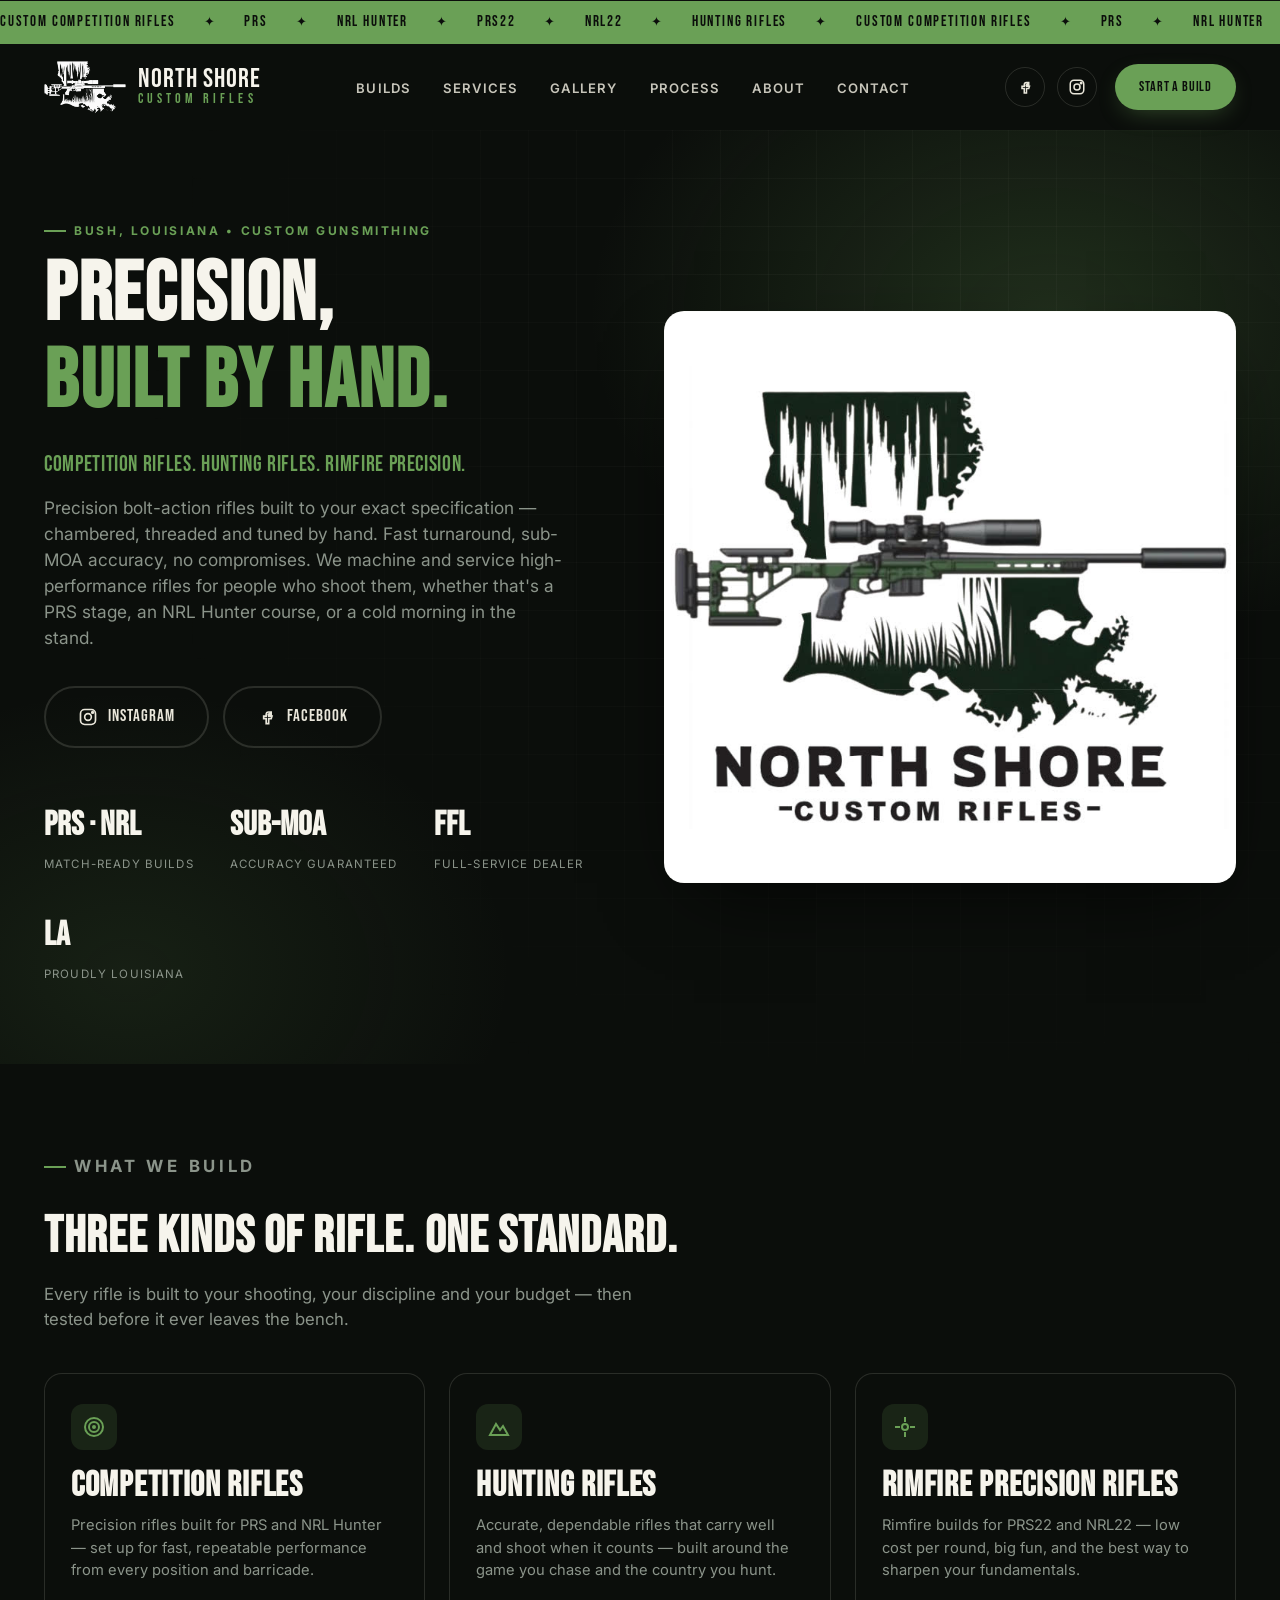
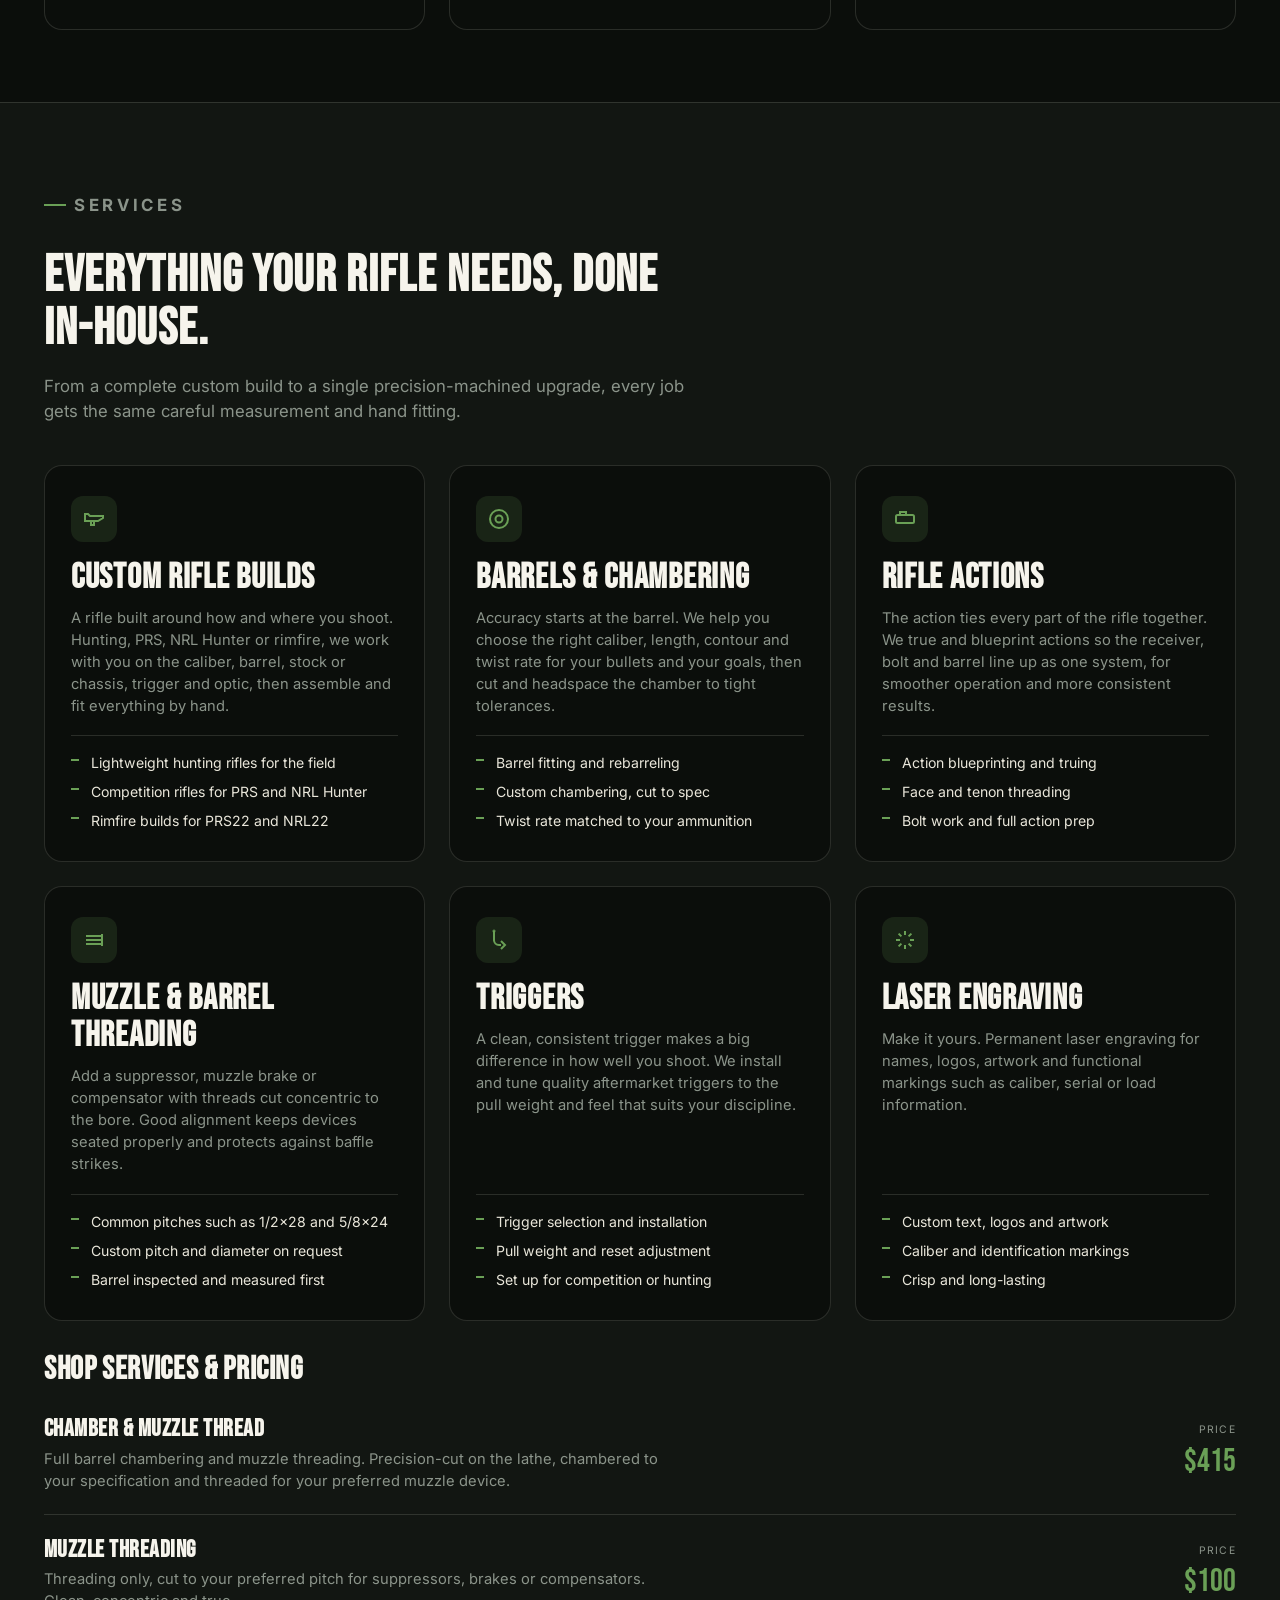
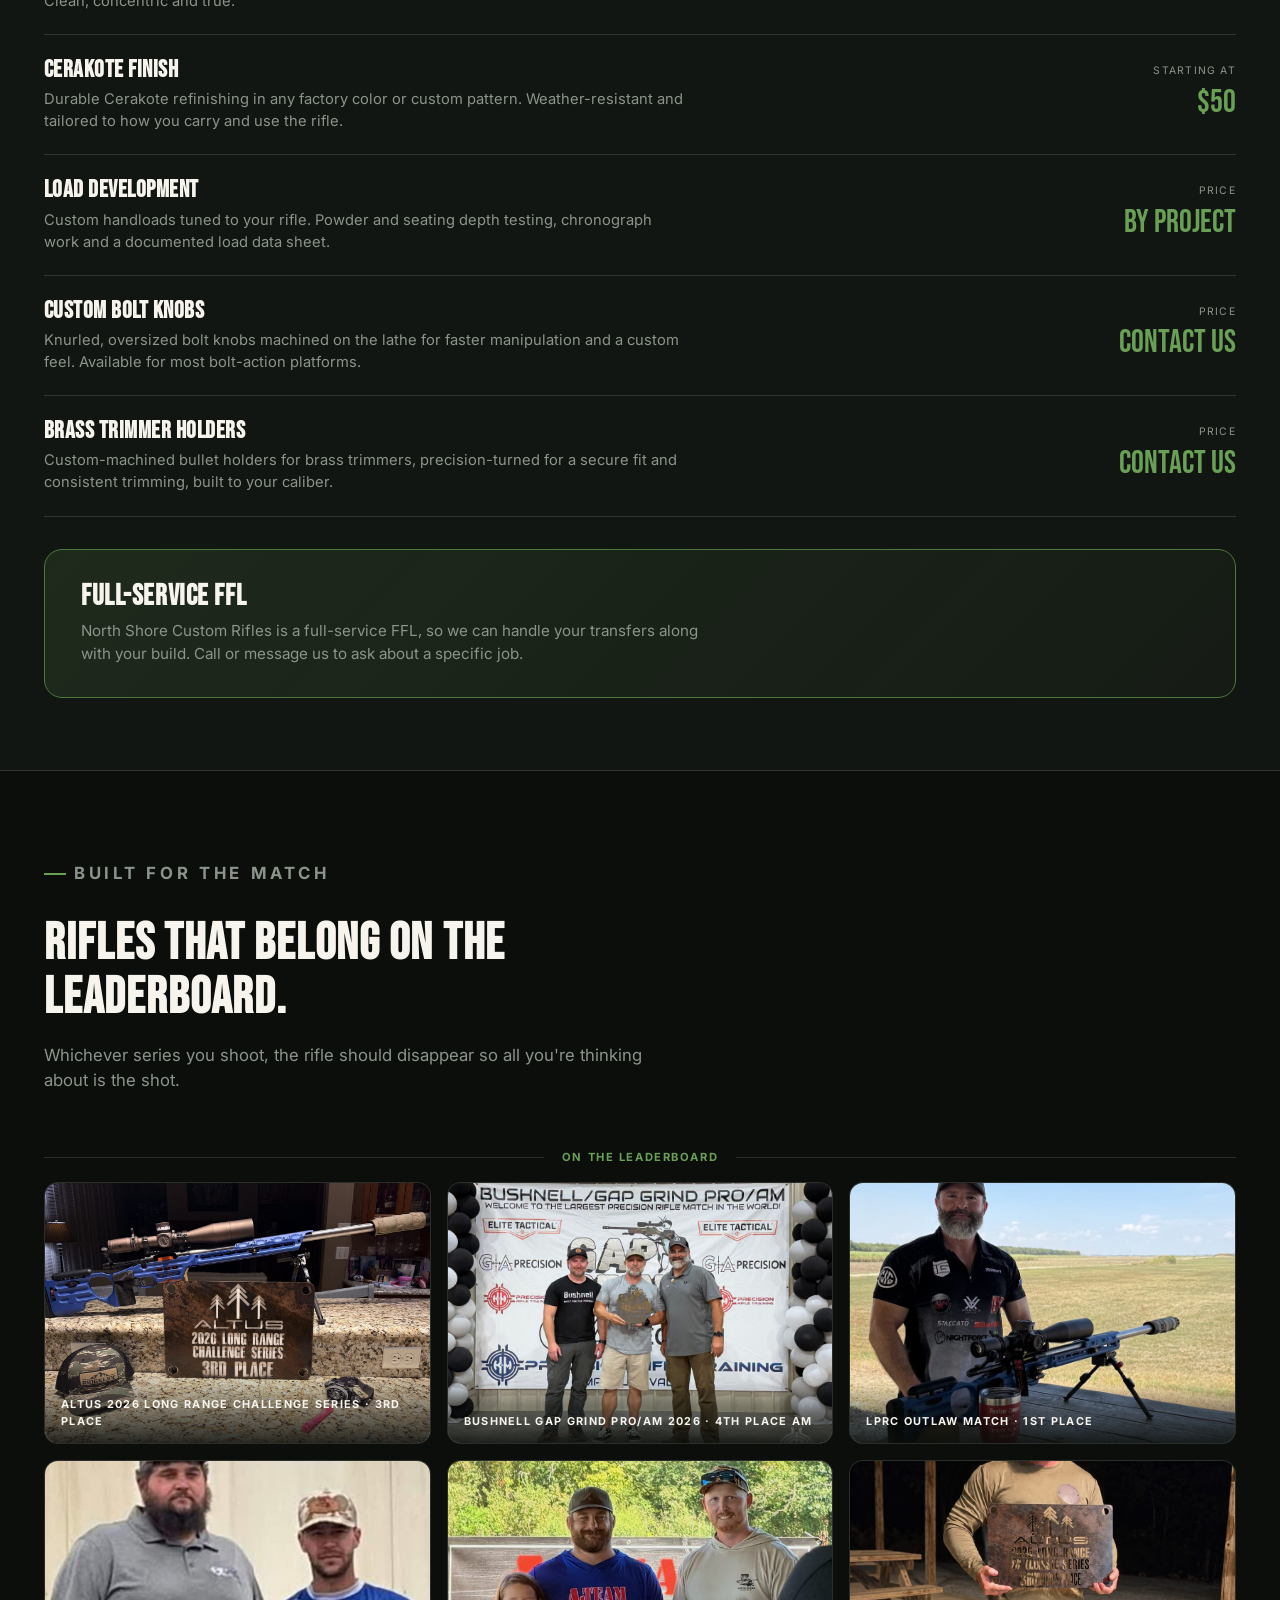
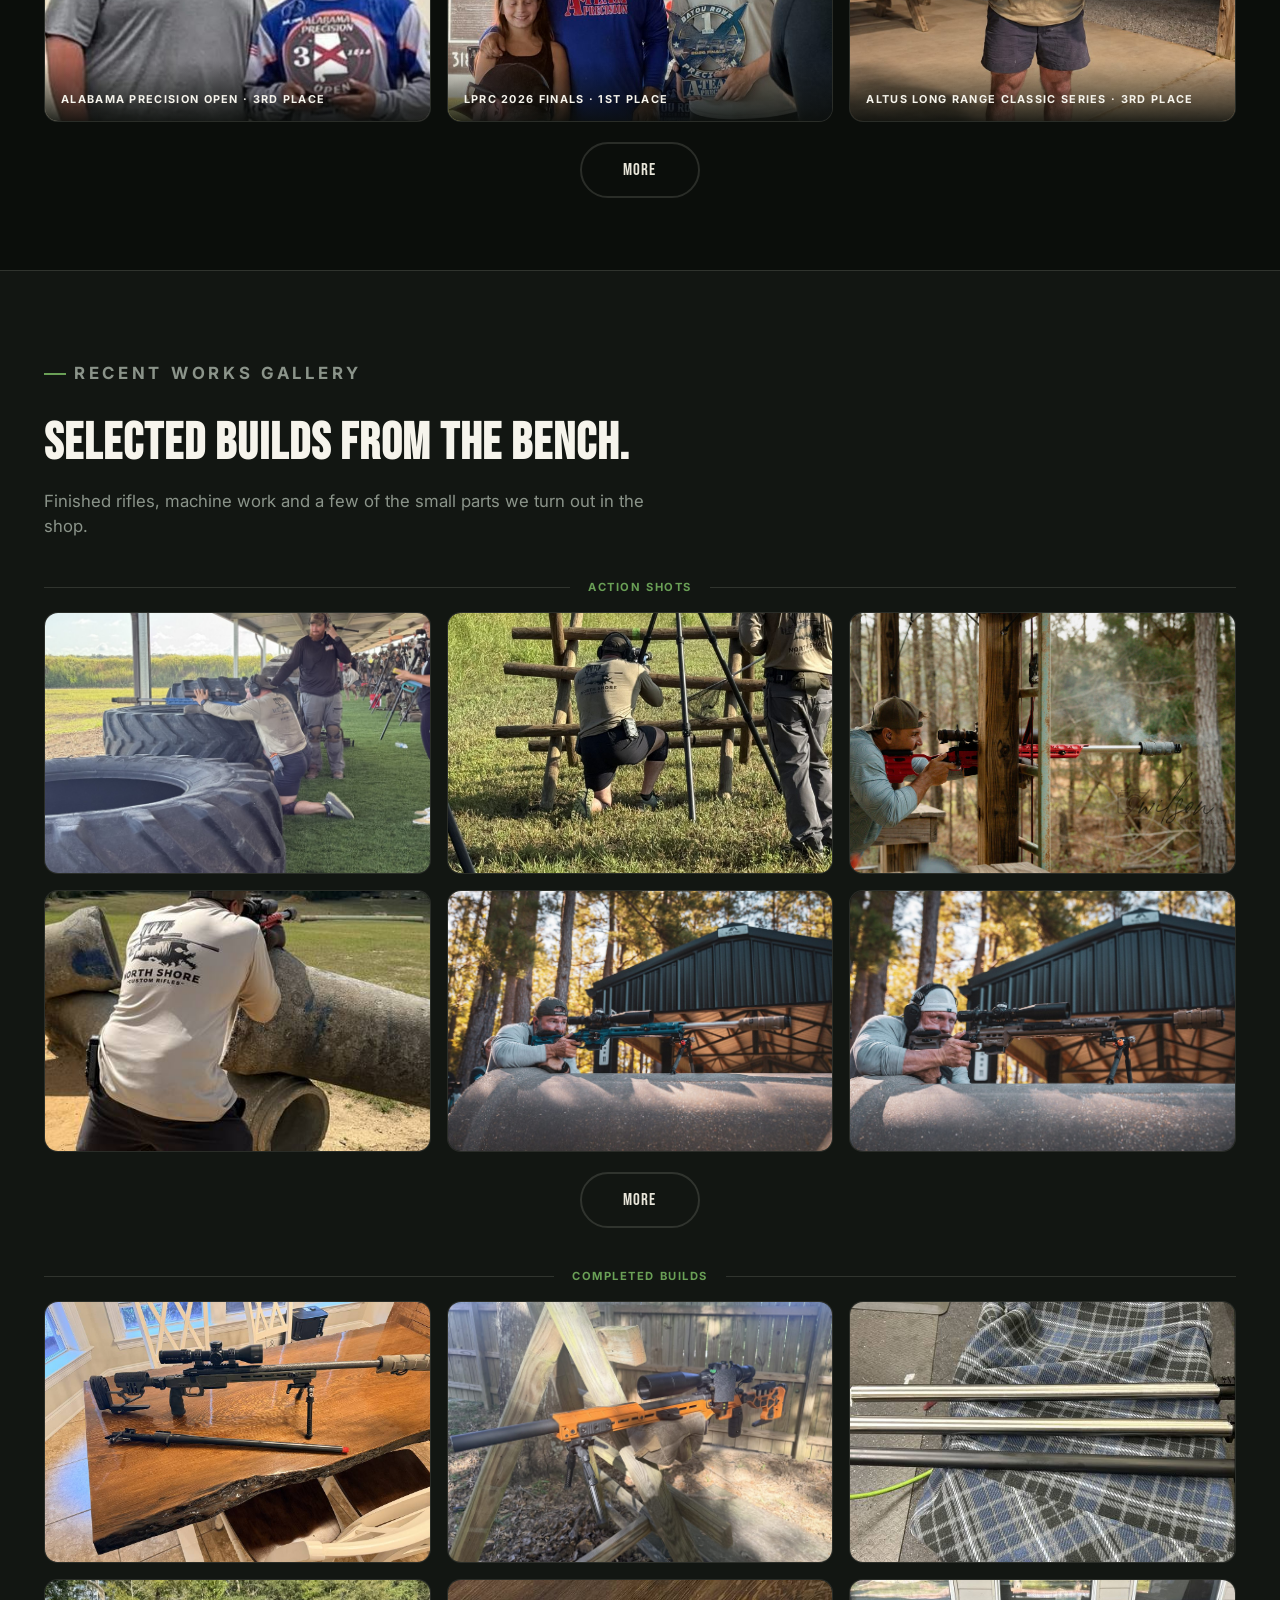
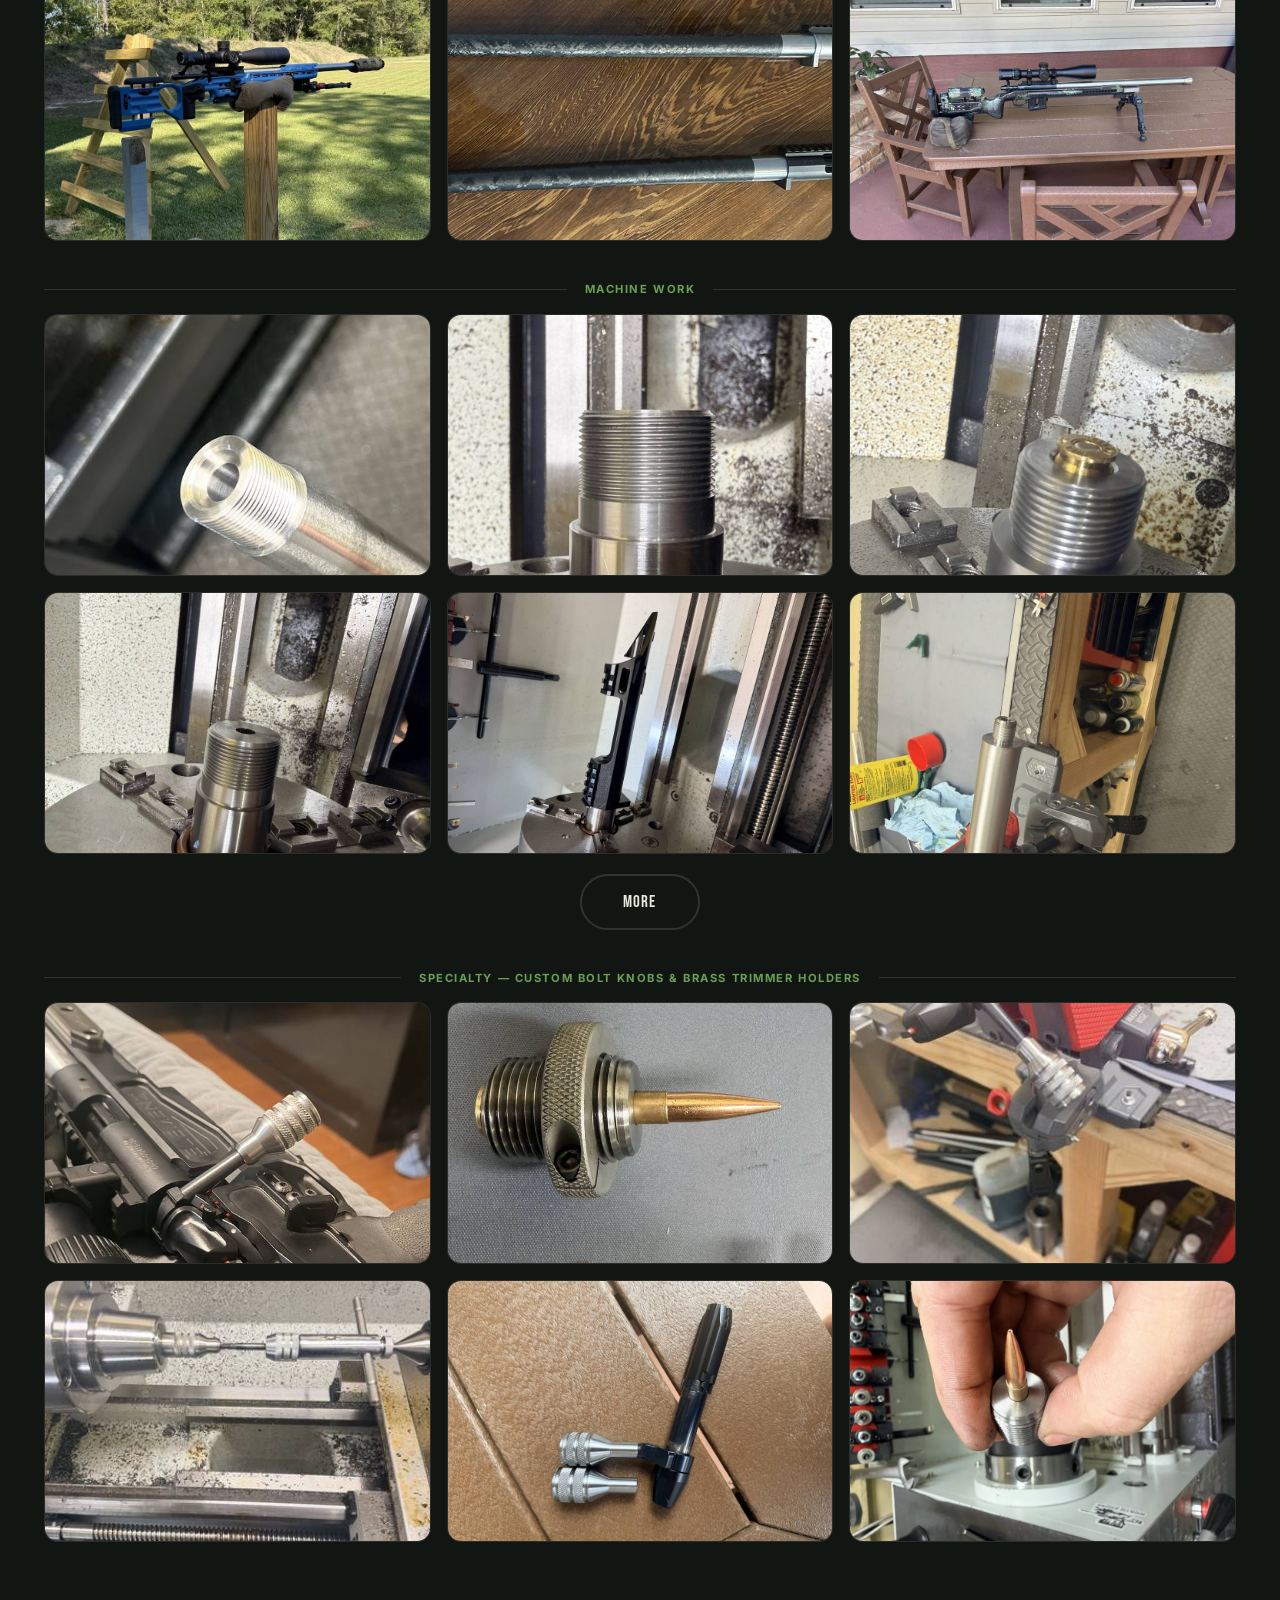
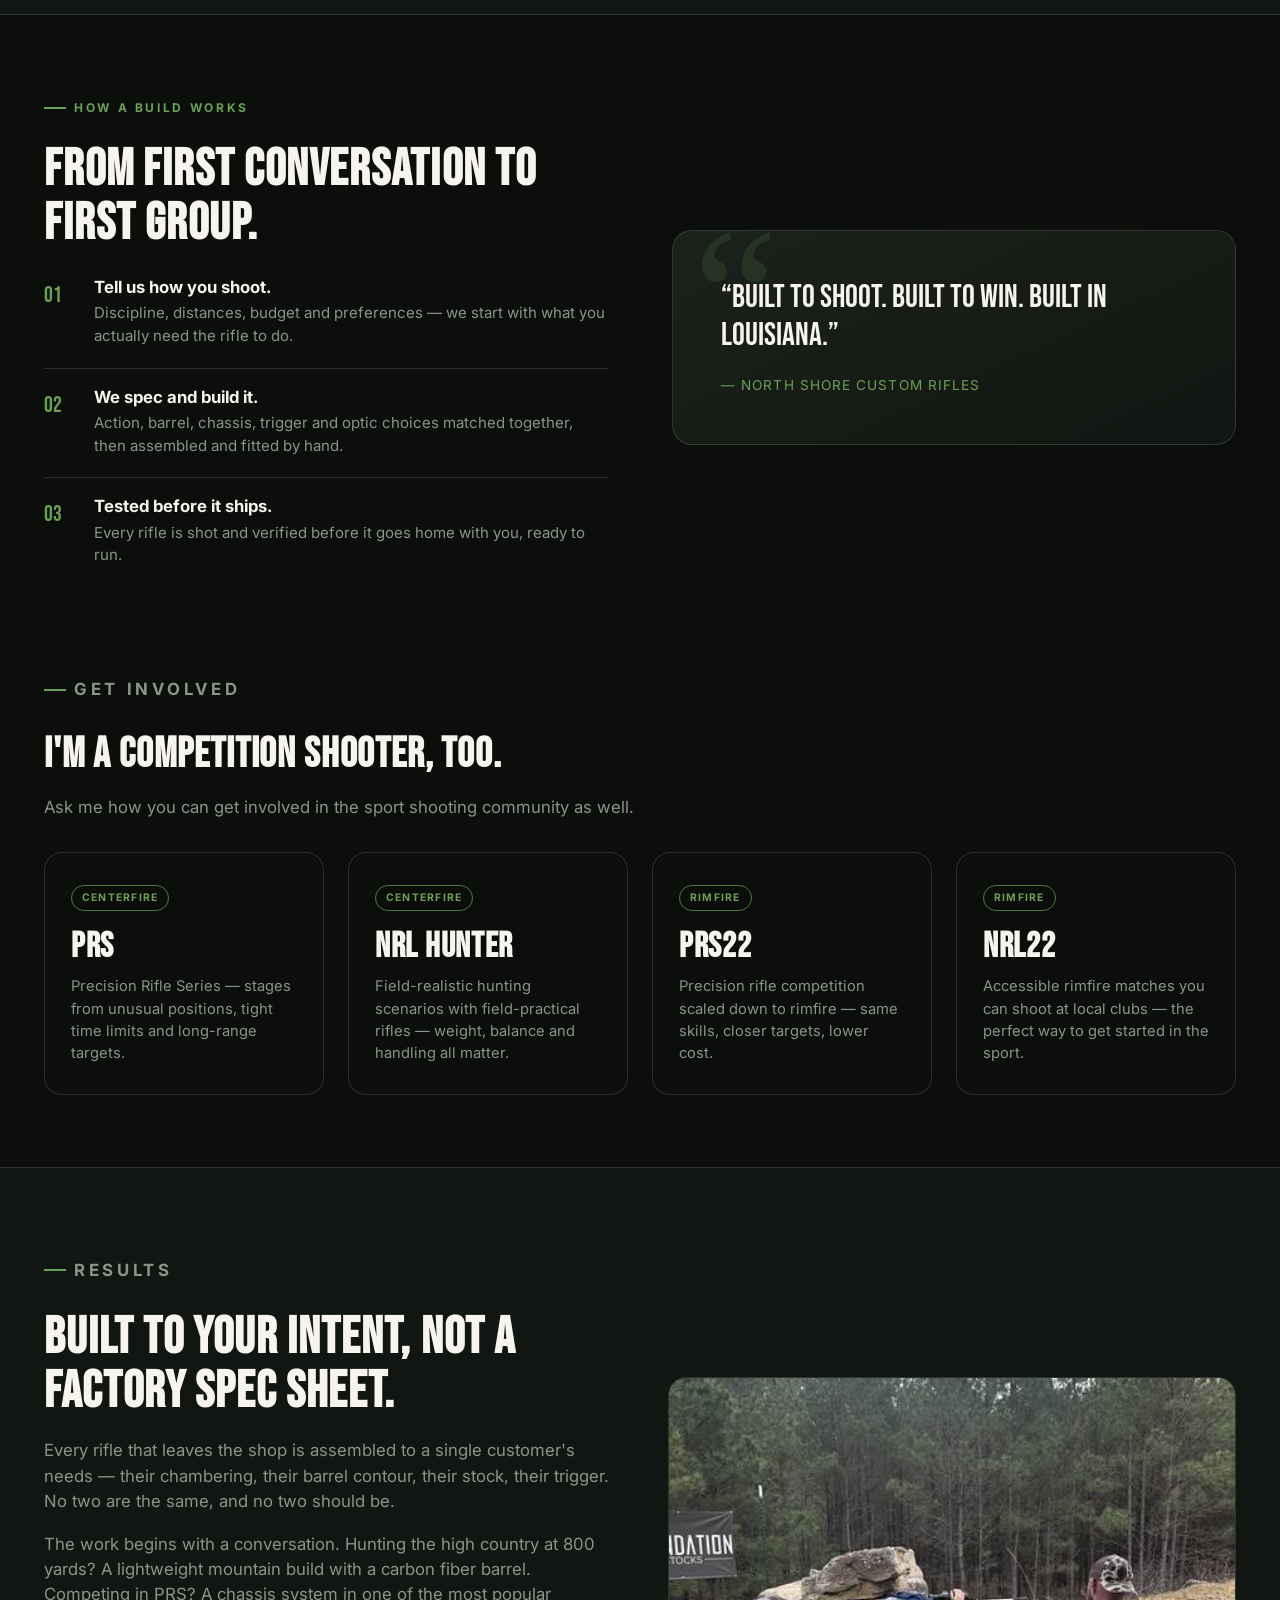
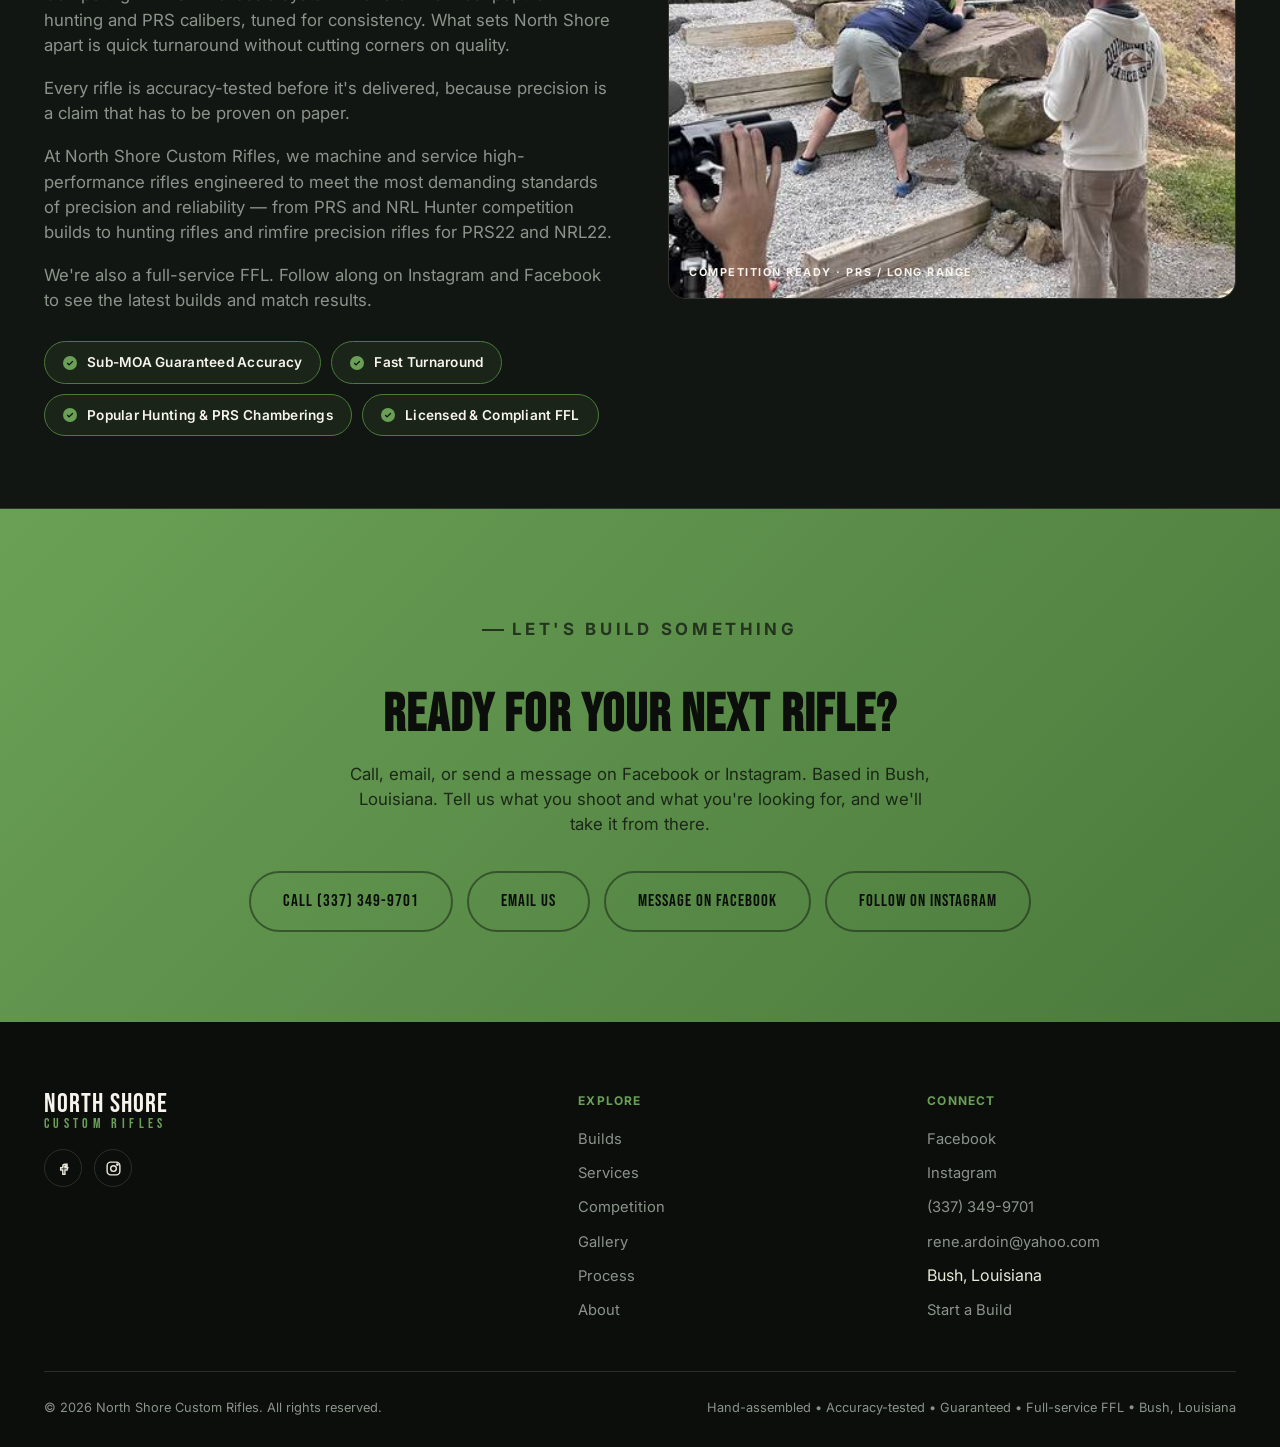
<file: index.html>
<!DOCTYPE html>
<html lang="en">
<head>
<meta charset="UTF-8">
<meta name="viewport" content="width=device-width, initial-scale=1.0">
<title>North Shore Custom Rifles — Custom Competition &amp; Hunting Rifles</title>
<meta name="description" content="North Shore Custom Rifles builds custom precision rifles in Louisiana — PRS, NRL Hunter, PRS22 and NRL22 competition rifles, plus hunting rifles and rimfire precision builds.">

<meta property="og:title" content="North Shore Custom Rifles">
<meta property="og:description" content="Custom competition rifles, hunting rifles and rimfire precision builds — PRS, NRL Hunter, PRS22 and NRL22.">
<meta property="og:type" content="website">
<meta property="og:image" content="assets/images/logo2.jpg">

<link rel="icon" href="assets/images/logo2.jpg">
<link rel="preconnect" href="https://fonts.googleapis.com">
<link rel="preconnect" href="https://fonts.gstatic.com" crossorigin>
<link href="https://fonts.googleapis.com/css2?family=Bebas+Neue&family=Inter:wght@400;500;600;700;800&display=swap" rel="stylesheet">
<link rel="stylesheet" href="css/style.css">
</head>
<body>

<div class="marquee">
  <div class="marquee__track">
    <span>Custom competition rifles</span>
    <span>PRS</span>
    <span>NRL Hunter</span>
    <span>PRS22</span>
    <span>NRL22</span>
    <span>Hunting rifles</span>
    <span>Custom competition rifles</span>
    <span>PRS</span>
    <span>NRL Hunter</span>
    <span>PRS22</span>
    <span>NRL22</span>
    <span>Hunting rifles</span>
  </div>
</div>

<header class="site-header" id="siteHeader">
  <div class="wrap">
    <a href="#top" class="brand-logo" aria-label="North Shore Custom Rifles — home"><img src="assets/images/logo-white.png" alt="" width="1225" height="781"><span class="brand-name">North Shore<span>Custom Rifles</span></span></a>

    <nav>
      <ul class="nav-links" id="navLinks">
        <li><a href="#builds">Builds</a></li>
        <li><a href="#services">Services</a></li>
        <li><a href="#gallery">Gallery</a></li>
        <li><a href="#process">Process</a></li>
        <li><a href="#about">About</a></li>
        <li><a href="#contact">Contact</a></li>
      </ul>
    </nav>

    <div class="header-cta">
      <a href="https://www.facebook.com/NScustomrifles" target="_blank" rel="noopener" class="icon-btn" aria-label="North Shore Custom Rifles on Facebook">
        <svg viewBox="0 0 24 24" fill="none" stroke="currentColor" stroke-width="2"><path d="M14 9h3V6h-3a3 3 0 0 0-3 3v2H8v3h3v6h3v-6h3l1-3h-4V9a1 1 0 0 1 1-1Z"/></svg>
      </a>
      <a href="https://www.instagram.com/northshorecustomrifles/" target="_blank" rel="noopener" class="icon-btn" aria-label="North Shore Custom Rifles on Instagram">
        <svg viewBox="0 0 24 24" fill="none" stroke="currentColor" stroke-width="2"><rect x="3" y="3" width="18" height="18" rx="5"/><circle cx="12" cy="12" r="4"/><circle cx="17.5" cy="6.5" r="1"/></svg>
      </a>
      <a href="#contact" class="btn btn-primary">Start a Build</a>
    </div>

    <button class="nav-toggle" id="navToggle" aria-label="Toggle menu">&#9776;</button>
  </div>
</header>

<main id="top">

  <!-- HERO -->
  <section class="hero">
    <div class="wrap">
      <div class="hero-copy reveal">
        <p class="eyebrow">Bush, Louisiana &bull; Custom Gunsmithing</p>
        <h1>Precision,<br><em>built by hand.</em></h1>
        <p class="hero-tagline">Competition rifles. Hunting rifles. Rimfire precision.</p>
        <p class="hero-sub">Precision bolt-action rifles built to your exact specification &mdash; chambered, threaded and tuned by hand. Fast turnaround, sub-MOA accuracy, no compromises. We machine and service high-performance rifles for people who shoot them, whether that's a PRS stage, an NRL Hunter course, or a cold morning in the stand.</p>
        <div class="hero-actions">
          <a href="https://www.instagram.com/northshorecustomrifles/" target="_blank" rel="noopener" class="btn btn-ghost">
            <svg viewBox="0 0 24 24" fill="none" stroke="currentColor" stroke-width="2"><rect x="3" y="3" width="18" height="18" rx="5"/><circle cx="12" cy="12" r="4"/><circle cx="17.5" cy="6.5" r="1"/></svg>
            Instagram
          </a>
          <a href="https://www.facebook.com/NScustomrifles" target="_blank" rel="noopener" class="btn btn-ghost">
            <svg viewBox="0 0 24 24" fill="none" stroke="currentColor" stroke-width="2"><path d="M14 9h3V6h-3a3 3 0 0 0-3 3v2H8v3h3v6h3v-6h3l1-3h-4V9a1 1 0 0 1 1-1Z"/></svg>
            Facebook
          </a>
        </div>
        <div class="hero-stats">
          <div><strong>PRS &middot; NRL</strong><span>Match-ready builds</span></div>
          <div><strong>Sub-MOA</strong><span>Accuracy guaranteed</span></div>
          <div><strong>FFL</strong><span>Full-service dealer</span></div>
          <div><strong>LA</strong><span>Proudly Louisiana</span></div>
        </div>
      </div>

      <div class="logo-stage reveal">
        <div class="logo-glow"></div>
        <img class="logo-img" src="assets/images/logo2.jpg" alt="North Shore Custom Rifles logo — a green precision rifle across the state of Louisiana" width="750" height="750">
      </div>
    </div>
  </section>

  <!-- BUILDS -->
  <section id="builds">
    <div class="wrap">
      <div class="section-head reveal">
        <p class="eyebrow">What we build</p>
        <h2>Three kinds of rifle. One standard.</h2>
        <p>Every rifle is built to your shooting, your discipline and your budget &mdash; then tested before it ever leaves the bench.</p>
      </div>

      <div class="match-grid match-grid--3 reveal">
        <div class="match-card">
          <div class="icon"><svg viewBox="0 0 24 24" fill="none" stroke="currentColor" stroke-width="2"><circle cx="12" cy="12" r="9"/><circle cx="12" cy="12" r="5"/><circle cx="12" cy="12" r="1"/></svg></div>
          <h4>Competition rifles</h4>
          <p>Precision rifles built for PRS and NRL Hunter &mdash; set up for fast, repeatable performance from every position and barricade.</p>
        </div>
        <div class="match-card">
          <div class="icon"><svg viewBox="0 0 24 24" fill="none" stroke="currentColor" stroke-width="2"><path d="M3 20 9 9l4 6 3-4 5 9Z"/></svg></div>
          <h4>Hunting rifles</h4>
          <p>Accurate, dependable rifles that carry well and shoot when it counts &mdash; built around the game you chase and the country you hunt.</p>
        </div>
        <div class="match-card">
          <div class="icon"><svg viewBox="0 0 24 24" fill="none" stroke="currentColor" stroke-width="2"><circle cx="12" cy="12" r="3"/><path d="M12 2v5M12 17v5M2 12h5M17 12h5"/></svg></div>
          <h4>Rimfire precision rifles</h4>
          <p>Rimfire builds for PRS22 and NRL22 &mdash; low cost per round, big fun, and the best way to sharpen your fundamentals.</p>
        </div>
      </div>
    </div>
  </section>

  <!-- SERVICES -->
  <section id="services" class="alt">
    <div class="wrap">
      <div class="section-head reveal">
        <p class="eyebrow">Services</p>
        <h2>Everything your rifle needs, done in-house.</h2>
        <p>From a complete custom build to a single precision-machined upgrade, every job gets the same careful measurement and hand fitting.</p>
      </div>

      <div class="match-grid match-grid--3 reveal">
        <div class="match-card">
          <div class="icon"><svg viewBox="0 0 24 24" fill="none" stroke="currentColor" stroke-width="2"><path d="M3 14h13l5-3v-2H8L6 7H3Z"/><path d="M9 14v4h3v-4"/></svg></div>
          <h4>Custom rifle builds</h4>
          <p>A rifle built around how and where you shoot. Hunting, PRS, NRL Hunter or rimfire, we work with you on the caliber, barrel, stock or chassis, trigger and optic, then assemble and fit everything by hand.</p>
          <ul class="svc-list">
            <li>Lightweight hunting rifles for the field</li>
            <li>Competition rifles for PRS and NRL Hunter</li>
            <li>Rimfire builds for PRS22 and NRL22</li>
          </ul>
        </div>

        <div class="match-card">
          <div class="icon"><svg viewBox="0 0 24 24" fill="none" stroke="currentColor" stroke-width="2"><circle cx="12" cy="12" r="9"/><circle cx="12" cy="12" r="3.5"/></svg></div>
          <h4>Barrels &amp; chambering</h4>
          <p>Accuracy starts at the barrel. We help you choose the right caliber, length, contour and twist rate for your bullets and your goals, then cut and headspace the chamber to tight tolerances.</p>
          <ul class="svc-list">
            <li>Barrel fitting and rebarreling</li>
            <li>Custom chambering, cut to spec</li>
            <li>Twist rate matched to your ammunition</li>
          </ul>
        </div>

        <div class="match-card">
          <div class="icon"><svg viewBox="0 0 24 24" fill="none" stroke="currentColor" stroke-width="2"><rect x="3" y="8" width="18" height="8" rx="1.5"/><path d="M7 8V5h6v3M17 12h.01"/></svg></div>
          <h4>Rifle actions</h4>
          <p>The action ties every part of the rifle together. We true and blueprint actions so the receiver, bolt and barrel line up as one system, for smoother operation and more consistent results.</p>
          <ul class="svc-list">
            <li>Action blueprinting and truing</li>
            <li>Face and tenon threading</li>
            <li>Bolt work and full action prep</li>
          </ul>
        </div>

        <div class="match-card">
          <div class="icon"><svg viewBox="0 0 24 24" fill="none" stroke="currentColor" stroke-width="2"><path d="M4 8h16M4 12h16M4 16h16"/><path d="M20 6v12"/></svg></div>
          <h4>Muzzle &amp; barrel threading</h4>
          <p>Add a suppressor, muzzle brake or compensator with threads cut concentric to the bore. Good alignment keeps devices seated properly and protects against baffle strikes.</p>
          <ul class="svc-list">
            <li>Common pitches such as 1/2x28 and 5/8x24</li>
            <li>Custom pitch and diameter on request</li>
            <li>Barrel inspected and measured first</li>
          </ul>
        </div>

        <div class="match-card">
          <div class="icon"><svg viewBox="0 0 24 24" fill="none" stroke="currentColor" stroke-width="2"><path d="M7 3v9a5 5 0 0 0 5 5h2"/><path d="M14 13l4 4-4 4"/><circle cx="7" cy="3" r="0.5"/></svg></div>
          <h4>Triggers</h4>
          <p>A clean, consistent trigger makes a big difference in how well you shoot. We install and tune quality aftermarket triggers to the pull weight and feel that suits your discipline.</p>
          <ul class="svc-list">
            <li>Trigger selection and installation</li>
            <li>Pull weight and reset adjustment</li>
            <li>Set up for competition or hunting</li>
          </ul>
        </div>

        <div class="match-card">
          <div class="icon"><svg viewBox="0 0 24 24" fill="none" stroke="currentColor" stroke-width="2"><path d="M12 3v4M12 17v4M3 12h4M17 12h4"/><path d="m5.6 5.6 2.8 2.8M15.6 15.6l2.8 2.8M18.4 5.6l-2.8 2.8M8.4 15.6l-2.8 2.8"/></svg></div>
          <h4>Laser engraving</h4>
          <p>Make it yours. Permanent laser engraving for names, logos, artwork and functional markings such as caliber, serial or load information.</p>
          <ul class="svc-list">
            <li>Custom text, logos and artwork</li>
            <li>Caliber and identification markings</li>
            <li>Crisp and long-lasting</li>
          </ul>
        </div>
      </div>

      <div class="price-list reveal">
        <h3>Shop services &amp; pricing</h3>
        <div class="price-row"><div><h4>Chamber &amp; muzzle thread</h4><p>Full barrel chambering and muzzle threading. Precision-cut on the lathe, chambered to your specification and threaded for your preferred muzzle device.</p></div><div class="price"><small>Price</small>$415</div></div>
        <div class="price-row"><div><h4>Muzzle threading</h4><p>Threading only, cut to your preferred pitch for suppressors, brakes or compensators. Clean, concentric and true.</p></div><div class="price"><small>Price</small>$100</div></div>
        <div class="price-row"><div><h4>Cerakote finish</h4><p>Durable Cerakote refinishing in any factory color or custom pattern. Weather-resistant and tailored to how you carry and use the rifle.</p></div><div class="price"><small>Starting at</small>$50</div></div>
        <div class="price-row"><div><h4>Load development</h4><p>Custom handloads tuned to your rifle. Powder and seating depth testing, chronograph work and a documented load data sheet.</p></div><div class="price"><small>Price</small>By project</div></div>
        <div class="price-row"><div><h4>Custom bolt knobs</h4><p>Knurled, oversized bolt knobs machined on the lathe for faster manipulation and a custom feel. Available for most bolt-action platforms.</p></div><div class="price"><small>Price</small>Contact us</div></div>
        <div class="price-row"><div><h4>Brass trimmer holders</h4><p>Custom-machined bullet holders for brass trimmers, precision-turned for a secure fit and consistent trimming, built to your caliber.</p></div><div class="price"><small>Price</small>Contact us</div></div>
      </div>

      <div class="ffl-band reveal">
        <div>
          <h4>Full-service FFL</h4>
          <p>North Shore Custom Rifles is a full-service FFL, so we can handle your transfers along with your build. Call or message us to ask about a specific job.</p>
        </div>
      </div>
    </div>
  </section>

  <!-- COMPETITION -->
  <section id="competition">
    <div class="wrap">
      <div class="section-head reveal">
        <p class="eyebrow">Built for the match</p>
        <h2>Rifles that belong on the leaderboard.</h2>
        <p>Whichever series you shoot, the rifle should disappear so all you're thinking about is the shot.</p>
      </div>


      <p class="gallery-cat leaderboard-cat reveal"><span>On the leaderboard</span></p>
      <div class="leaderboard-row photo-grid" data-gallery="leaderboard" data-alt="Competition photo"></div>
    </div>
  </section>

  <!-- Hidden: banner strip. Restore by removing this comment.
  <div class="barrel-strip"><img src="assets/images/site/range.jpg" alt="On the range" loading="lazy"><span>Every barrel. Every build. North Shore.</span></div>
  -->

  <!-- GALLERY -->
  <section id="gallery" class="alt">
    <div class="wrap">
      <div class="section-head reveal">
        <p class="eyebrow">Recent works gallery</p>
        <h2>Selected builds from the bench.</h2>
        <p>Finished rifles, machine work and a few of the small parts we turn out in the shop.</p>
      </div>
      <div class="gallery-grid">
        <p class="gallery-cat" data-cat-for="action"><span>Action shots</span></p>
        <div class="photo-grid" data-gallery="action" data-alt="Rifle in action"></div>
        <p class="gallery-cat" data-cat-for="builds"><span>Completed builds</span></p>
        <div class="photo-grid" data-gallery="builds" data-alt="Completed rifle build"></div>
        <p class="gallery-cat" data-cat-for="machine"><span>Machine work</span></p>
        <div class="photo-grid" data-gallery="machine" data-alt="Machine work"></div>
        <p class="gallery-cat" data-cat-for="specialty"><span>Specialty &mdash; custom bolt knobs &amp; brass trimmer holders</span></p>
        <div class="photo-grid" data-gallery="specialty" data-alt="Custom bolt knob or brass trimmer holder"></div>
      </div>
    </div>
  </section>

  <!-- PROCESS -->
  <section id="process">
    <div class="wrap">
      <div class="split">
        <div class="reveal">
          <p class="eyebrow">How a build works</p>
          <h2>From first conversation to first group.</h2>
          <ul class="why-list">
            <li>
              <span class="num">01</span>
              <div>
                <h4>Tell us how you shoot.</h4>
                <p>Discipline, distances, budget and preferences &mdash; we start with what you actually need the rifle to do.</p>
              </div>
            </li>
            <li>
              <span class="num">02</span>
              <div>
                <h4>We spec and build it.</h4>
                <p>Action, barrel, chassis, trigger and optic choices matched together, then assembled and fitted by hand.</p>
              </div>
            </li>
            <li>
              <span class="num">03</span>
              <div>
                <h4>Tested before it ships.</h4>
                <p>Every rifle is shot and verified before it goes home with you, ready to run.</p>
              </div>
            </li>
          </ul>
        </div>
        <div class="tagline-card reveal">
          <p>&#8220;Built to shoot. Built to win. Built in Louisiana.&#8221;</p>
          <span>&mdash; North Shore Custom Rifles</span>
        </div>
      </div>

      <div class="section-head process-matches-head reveal">
        <p class="eyebrow">Get involved</p>
        <h2>I'm a competition shooter, too.</h2>
        <p>Ask me how you can get involved in the sport shooting community as well.</p>
      </div>

      <div class="match-grid process-matches reveal">
        <div class="match-card">
          <span class="tag">Centerfire</span>
          <h4>PRS</h4>
          <p>Precision Rifle Series &mdash; stages from unusual positions, tight time limits and long-range targets.</p>
        </div>
        <div class="match-card">
          <span class="tag">Centerfire</span>
          <h4>NRL Hunter</h4>
          <p>Field-realistic hunting scenarios with field-practical rifles &mdash; weight, balance and handling all matter.</p>
        </div>
        <div class="match-card">
          <span class="tag">Rimfire</span>
          <h4>PRS22</h4>
          <p>Precision rifle competition scaled down to rimfire &mdash; same skills, closer targets, lower cost.</p>
        </div>
        <div class="match-card">
          <span class="tag">Rimfire</span>
          <h4>NRL22</h4>
          <p>Accessible rimfire matches you can shoot at local clubs &mdash; the perfect way to get started in the sport.</p>
        </div>
      </div>
    </div>
  </section>

  <!-- ABOUT -->
  <section id="about" class="about">
    <div class="wrap">
      <div class="about-grid">
      <div class="reveal">
        <p class="eyebrow">Results</p>
        <h2>Built to your intent, not a factory spec sheet.</h2>
        <p>Every rifle that leaves the shop is assembled to a single customer's needs &mdash; their chambering, their barrel contour, their stock, their trigger. No two are the same, and no two should be.</p>
        <p>The work begins with a conversation. Hunting the high country at 800 yards? A lightweight mountain build with a carbon fiber barrel. Competing in PRS? A chassis system in one of the most popular hunting and PRS calibers, tuned for consistency. What sets North Shore apart is quick turnaround without cutting corners on quality.</p>
        <p>Every rifle is accuracy-tested before it's delivered, because precision is a claim that has to be proven on paper.</p>
        <p>At North Shore Custom Rifles, we machine and service high-performance rifles engineered to meet the most demanding standards of precision and reliability &mdash; from PRS and NRL Hunter competition builds to hunting rifles and rimfire precision rifles for PRS22 and NRL22.</p>
        <p>We're also a full-service FFL. Follow along on Instagram and Facebook to see the latest builds and match results.</p>
        <ul class="spec-list">
          <li><strong>Sub-MOA Guaranteed Accuracy</strong></li>
          <li><strong>Fast Turnaround</strong></li>
          <li><strong>Popular Hunting &amp; PRS Chamberings</strong></li>
          <li><strong>Licensed &amp; Compliant FFL</strong></li>
        </ul>
      </div>
      <figure class="about-photo reveal"><img src="assets/images/site/prs-stage.jpg" alt="Shooting a PRS stage" loading="lazy"><figcaption>Competition ready &middot; PRS / long range</figcaption></figure>
      </div>
    </div>
  </section>

  <!-- CONTACT / CTA -->
  <section id="contact" class="cta-band">
    <div class="wrap">
      <p class="eyebrow" style="color:rgba(11,14,11,0.7);">Let's build something</p>
      <h2>Ready for your next rifle?</h2>
      <p>Call, email, or send a message on Facebook or Instagram. Based in Bush, Louisiana. Tell us what you shoot and what you're looking for, and we'll take it from there.</p>
      <div class="hero-actions" style="justify-content:center;">
        <a href="tel:+13373499701" class="btn btn-ghost">Call (337) 349-9701</a>
        <a href="mailto:rene.ardoin@yahoo.com" class="btn btn-ghost">Email Us</a>
        <a href="https://m.me/NScustomrifles" target="_blank" rel="noopener" class="btn btn-ghost">Message on Facebook</a>
        <a href="https://www.instagram.com/northshorecustomrifles/" target="_blank" rel="noopener" class="btn btn-ghost">Follow on Instagram</a>
      </div>
    </div>
  </section>


</main>

<div class="lightbox" id="lightbox" aria-hidden="true" role="dialog" aria-label="Photo viewer">
  <button class="lightbox__close" id="lightboxClose" aria-label="Close photo">&times;</button>
  <figure><img id="lightboxImg" alt=""><figcaption id="lightboxCap"></figcaption></figure>
</div>

<footer class="site-footer">
  <div class="wrap">
    <div class="footer-top">
      <div>
        <a href="#top" class="brand">North Shore<span>Custom Rifles</span></a>
        <div class="social-row">
          <a href="https://www.facebook.com/NScustomrifles" target="_blank" rel="noopener" aria-label="Facebook">
            <svg viewBox="0 0 24 24" fill="none" stroke="currentColor" stroke-width="2"><path d="M14 9h3V6h-3a3 3 0 0 0-3 3v2H8v3h3v6h3v-6h3l1-3h-4V9a1 1 0 0 1 1-1Z"/></svg>
          </a>
          <a href="https://www.instagram.com/northshorecustomrifles/" target="_blank" rel="noopener" aria-label="Instagram">
            <svg viewBox="0 0 24 24" fill="none" stroke="currentColor" stroke-width="2"><rect x="3" y="3" width="18" height="18" rx="5"/><circle cx="12" cy="12" r="4"/><circle cx="17.5" cy="6.5" r="1"/></svg>
          </a>
        </div>
      </div>
      <div class="footer-col">
        <h5>Explore</h5>
        <ul>
          <li><a href="#builds">Builds</a></li>
          <li><a href="#services">Services</a></li>
          <li><a href="#competition">Competition</a></li>
          <li><a href="#gallery">Gallery</a></li>
          <li><a href="#process">Process</a></li>
          <li><a href="#about">About</a></li>
        </ul>
      </div>
      <div class="footer-col">
        <h5>Connect</h5>
        <ul>
          <li><a href="https://www.facebook.com/NScustomrifles" target="_blank" rel="noopener">Facebook</a></li>
          <li><a href="https://www.instagram.com/northshorecustomrifles/" target="_blank" rel="noopener">Instagram</a></li>
          <li><a href="tel:+13373499701">(337) 349-9701</a></li>
          <li><a href="mailto:rene.ardoin@yahoo.com">rene.ardoin@yahoo.com</a></li>
          <li>Bush, Louisiana</li>
          <li><a href="#contact">Start a Build</a></li>
        </ul>
      </div>
    </div>
    <div class="footer-bottom">
      <span>&copy; <span id="year"></span> North Shore Custom Rifles. All rights reserved.</span>
      <span>Hand-assembled &bull; Accuracy-tested &bull; Guaranteed &bull; Full-service FFL &bull; Bush, Louisiana</span>
    </div>
  </div>
</footer>

<script src="js/gallery-data.js"></script>
<script src="js/main.js"></script>
</body>
</html>
</file>
<file: css/style.css>
/* ==========================================================================
   North Shore Custom Rifles — single-page site
   Design system adapted from the Northveil site. Accent = rifle chassis green.
   ========================================================================== */

:root {
  --black: #0b0e0b;
  --near-black: #121612;
  --charcoal: #1b211b;
  --cream: #e9e6da;
  --white: #f6f4ec;
  --accent: #6aa056;
  --accent-dark: #4b7a3c;
  --accent-glow: rgba(106, 160, 86, 0.45);
  --steel: #8b948a;
  --line: rgba(233, 230, 218, 0.14);

  --font-display: "Bebas Neue", "Oswald", sans-serif;
  --font-body: "Inter", -apple-system, BlinkMacSystemFont, "Segoe UI", sans-serif;

  --max-w: 1240px;
}

* { box-sizing: border-box; }

section, #top { scroll-margin-top: 0; }

html { scroll-behavior: smooth; }

body {
  margin: 0;
  background: var(--black);
  color: var(--cream);
  font-family: var(--font-body);
  line-height: 1.5;
  -webkit-font-smoothing: antialiased;
  overflow-x: hidden;
}

img, svg { max-width: 100%; display: block; }

a { color: inherit; text-decoration: none; }

.wrap {
  max-width: var(--max-w);
  margin: 0 auto;
  padding: 0 24px;
}

h1, h2, h3, h4 {
  font-family: var(--font-display);
  letter-spacing: 0.02em;
  text-transform: uppercase;
  margin: 0;
  line-height: 1.05;
}

.eyebrow {
  display: inline-flex;
  align-items: center;
  gap: 8px;
  font-family: var(--font-body);
  font-weight: 700;
  font-size: 0.75rem;
  letter-spacing: 0.22em;
  text-transform: uppercase;
  color: var(--accent);
}
.eyebrow::before {
  content: "";
  width: 22px;
  height: 2px;
  background: var(--accent);
}

.btn {
  display: inline-flex;
  align-items: center;
  justify-content: center;
  gap: 10px;
  padding: 16px 32px;
  border-radius: 999px;
  font-family: var(--font-display);
  font-size: 1.05rem;
  letter-spacing: 0.06em;
  text-transform: uppercase;
  border: 2px solid transparent;
  cursor: pointer;
  transition: transform 0.2s ease, box-shadow 0.2s ease, background 0.2s ease, color 0.2s ease;
  white-space: nowrap;
}
.btn svg { width: 20px; height: 20px; }

.btn-primary {
  background: var(--accent);
  color: var(--black);
  box-shadow: 0 8px 24px -8px var(--accent-glow);
}
.btn-primary:hover { transform: translateY(-2px); box-shadow: 0 14px 32px -8px var(--accent-glow); }

.btn-ghost {
  background: transparent;
  border-color: var(--line);
  color: var(--cream);
}
.btn-ghost:hover { border-color: var(--accent); color: var(--accent); }

/* ---------- marquee ---------- */
.marquee {
  background: var(--accent);
  color: var(--black);
  overflow: hidden;
  white-space: nowrap;
  border-top: 1px solid var(--black);
  border-bottom: 1px solid var(--black);
}
.marquee__track {
  display: inline-flex;
  animation: marquee 30s linear infinite;
}
.marquee__track span {
  display: inline-flex;
  align-items: center;
  font-family: var(--font-display);
  font-size: 0.95rem;
  letter-spacing: 0.12em;
  padding: 10px 0;
}
.marquee__track span::after {
  content: "\2726";
  margin: 0 28px;
  font-size: 0.8rem;
}
@keyframes marquee {
  0% { transform: translateX(0); }
  100% { transform: translateX(-50%); }
}

/* ---------- header ---------- */
.site-header {
  position: sticky;
  top: 0;
  z-index: 100;
  padding: 16px 0;
  transition: background 0.3s ease, padding 0.3s ease, border-color 0.3s ease;
  border-bottom: 1px solid transparent;
}
.site-header.is-scrolled {
  background: rgba(11, 14, 11, 0.88);
  backdrop-filter: blur(10px);
  padding: 10px 0;
  border-color: var(--line);
}
.site-header .wrap {
  display: flex;
  align-items: center;
  justify-content: space-between;
  gap: 24px;
}

.brand {
  display: inline-flex;
  flex-direction: column;
  font-family: var(--font-display);
  font-size: 1.7rem;
  line-height: 0.95;
  letter-spacing: 0.04em;
  text-transform: uppercase;
  color: var(--white);
}
.brand span {
  font-size: 0.85rem;
  letter-spacing: 0.32em;
  color: var(--accent);
}

.nav-links {
  display: flex;
  gap: 32px;
  list-style: none;
  margin: 0;
  padding: 0;
}
.nav-links a {
  font-size: 0.82rem;
  font-weight: 600;
  letter-spacing: 0.08em;
  text-transform: uppercase;
  color: var(--cream);
  opacity: 0.85;
  position: relative;
  padding-bottom: 4px;
}
.nav-links a::after {
  content: "";
  position: absolute;
  left: 0; bottom: 0;
  width: 0%;
  height: 2px;
  background: var(--accent);
  transition: width 0.25s ease;
}
.nav-links a:hover { opacity: 1; }
.nav-links a:hover::after { width: 100%; }

.header-cta { display: flex; align-items: center; gap: 12px; }
.header-cta .btn { padding: 11px 22px; font-size: 0.85rem; margin-left: 6px; }
.icon-btn {
  width: 40px; height: 40px;
  border-radius: 50%;
  border: 1px solid var(--line);
  display: flex; align-items: center; justify-content: center;
  color: var(--cream);
  transition: border-color 0.2s ease, color 0.2s ease;
}
.icon-btn:hover { border-color: var(--accent); color: var(--accent); }
.icon-btn svg { width: 18px; height: 18px; }

.nav-toggle {
  display: none;
  background: none;
  border: none;
  color: var(--white);
  font-size: 1.6rem;
  cursor: pointer;
}

/* ---------- hero ---------- */
.hero {
  position: relative;
  min-height: 92vh;
  display: flex;
  align-items: center;
  padding: 80px 0;
  background:
    radial-gradient(60% 60% at 82% 20%, rgba(106, 160, 86, 0.22), transparent 60%),
    radial-gradient(50% 50% at 10% 90%, rgba(106, 160, 86, 0.12), transparent 60%),
    var(--black);
  overflow: hidden;
}
.hero::before {
  content: "";
  position: absolute;
  inset: 0;
  background-image:
    linear-gradient(rgba(233,230,218,0.045) 1px, transparent 1px),
    linear-gradient(90deg, rgba(233,230,218,0.045) 1px, transparent 1px);
  background-size: 48px 48px;
  mask-image: radial-gradient(circle at 70% 30%, black, transparent 70%);
  pointer-events: none;
}
.hero .wrap {
  position: relative;
  display: grid;
  grid-template-columns: 1fr 1fr;
  gap: 48px;
  align-items: center;
}
.hero-copy h1 {
  font-size: clamp(3rem, 6.5vw, 5.6rem);
  color: var(--white);
}
.hero-copy h1 em { font-style: normal; color: var(--accent); }
.hero-copy .hero-tagline {
  margin: 22px 0 0;
  font-family: var(--font-display);
  letter-spacing: 0.03em;
  font-size: 1.35rem;
  color: var(--accent);
}
.hero-copy .hero-sub {
  margin: 14px 0 36px;
  max-width: 520px;
  font-size: 1.08rem;
  color: var(--steel);
}
.hero-actions {
  display: flex;
  flex-wrap: wrap;
  gap: 14px;
  align-items: center;
}
.hero-stats {
  display: flex;
  gap: 36px;
  margin-top: 52px;
  flex-wrap: wrap;
}
.hero-stats div strong {
  display: block;
  font-family: var(--font-display);
  font-size: 2.1rem;
  color: var(--white);
}
.hero-stats div span {
  font-size: 0.72rem;
  letter-spacing: 0.1em;
  text-transform: uppercase;
  color: var(--steel);
}

/* ---------- logo ---------- */
.logo-stage {
  position: relative;
  display: flex;
  align-items: center;
  justify-content: center;
}
.logo-glow {
  position: absolute;
  width: 80%;
  aspect-ratio: 1;
  background: radial-gradient(circle, var(--accent-glow), transparent 70%);
  filter: blur(20px);
  animation: pulse 4s ease-in-out infinite;
}
.logo-img {
  background: #fff;
  position: relative;
  width: 100%;
  height: auto;
  border-radius: 20px;
  border: 1px solid var(--line);
  box-shadow: 0 30px 80px -30px rgba(0, 0, 0, 0.8);
}
@keyframes pulse {
  0%, 100% { transform: scale(1); opacity: 0.85; }
  50% { transform: scale(1.08); opacity: 1; }
}

/* ---------- section shell ---------- */
section { position: relative; padding: 72px 0; }
section.alt {
  background: var(--near-black);
  border-top: 1px solid var(--line);
  border-bottom: 1px solid var(--line);
}
.section-head {
  max-width: 640px;
  margin-bottom: 40px;
}
.section-head h2 {
  font-size: clamp(2.2rem, 4.5vw, 3.2rem);
  color: var(--white);
  margin-top: 14px;
}
.section-head p {
  margin-top: 18px;
  color: var(--steel);
  font-size: 1.05rem;
}

.reveal {
  opacity: 0;
  transform: translateY(28px);
  transition: opacity 0.7s ease, transform 0.7s ease;
}
.reveal.is-visible { opacity: 1; transform: translateY(0); }

/* ---------- builds ---------- */
.features-grid {
  display: grid;
  grid-template-columns: repeat(3, 1fr);
  gap: 2px;
  background: var(--line);
  border: 1px solid var(--line);
}
.feature-card {
  background: var(--near-black);
  padding: 38px 32px;
  transition: background 0.25s ease, transform 0.25s ease;
}
.feature-card:hover { background: var(--charcoal); transform: translateY(-4px); }
.feature-card .icon {
  width: 46px; height: 46px;
  display: flex; align-items: center; justify-content: center;
  border-radius: 12px;
  background: rgba(106, 160, 86, 0.15);
  color: var(--accent);
  margin-bottom: 22px;
}
.feature-card .icon svg { width: 24px; height: 24px; }
.feature-card h3 {
  font-family: var(--font-body);
  text-transform: none;
  letter-spacing: 0;
  font-size: 1.15rem;
  font-weight: 700;
  color: var(--white);
}
.feature-card p {
  margin: 10px 0 0;
  font-size: 0.94rem;
  color: var(--steel);
}

/* ---------- competition ---------- */
.match-grid {
  display: grid;
  grid-template-columns: repeat(4, 1fr);
  gap: 24px;
}
.match-card {
  border-radius: 18px;
  border: 1px solid var(--line);
  background: var(--black);
  padding: 30px 26px;
  transition: transform 0.25s ease, border-color 0.25s ease;
}
.match-card:hover { transform: translateY(-6px); border-color: var(--accent); }
.match-card .tag {
  display: inline-block;
  font-size: 0.65rem;
  letter-spacing: 0.12em;
  text-transform: uppercase;
  font-weight: 700;
  color: var(--accent);
  border: 1px solid var(--accent-dark);
  border-radius: 999px;
  padding: 4px 10px;
}
.match-card h4 {
  margin-top: 18px;
  font-size: 2.2rem;
  color: var(--white);
}
.match-card p {
  margin: 10px 0 0;
  font-size: 0.92rem;
  color: var(--steel);
}

/* ---------- process / split ---------- */
.split {
  display: grid;
  grid-template-columns: 1fr 1fr;
  gap: 64px;
  align-items: center;
}
.split h2 {
  font-size: clamp(2.2rem, 4.5vw, 3.2rem);
  color: var(--white);
  margin-top: 14px;
}
.why-list { list-style: none; margin: 28px 0 0; padding: 0; display: grid; gap: 20px; }
.why-list li {
  display: flex;
  gap: 16px;
  padding-bottom: 20px;
  border-bottom: 1px solid var(--line);
}
.why-list li:last-child { border-bottom: none; }
.why-list .num {
  font-family: var(--font-display);
  font-size: 1.4rem;
  color: var(--accent);
  min-width: 34px;
}
.why-list h4 { font-family: var(--font-body); text-transform: none; letter-spacing: 0; font-size: 1.05rem; color: var(--white); }
.why-list p { margin: 6px 0 0; color: var(--steel); font-size: 0.94rem; }

.tagline-card {
  background: linear-gradient(155deg, var(--charcoal), var(--near-black));
  border: 1px solid var(--line);
  border-radius: 20px;
  padding: 48px;
  position: relative;
  overflow: hidden;
}
.tagline-card::before {
  content: "\201C";
  position: absolute;
  top: -30px; left: 20px;
  font-size: 12rem;
  font-family: Georgia, serif;
  color: rgba(106, 160, 86, 0.16);
  line-height: 1;
}
.tagline-card p {
  position: relative;
  font-family: var(--font-display);
  font-size: 2rem;
  color: var(--white);
  line-height: 1.2;
  margin: 0;
}
.tagline-card span {
  position: relative;
  display: block;
  margin-top: 20px;
  font-size: 0.85rem;
  color: var(--accent);
  letter-spacing: 0.08em;
  text-transform: uppercase;
}

/* ---------- about ---------- */
.about {
  background: var(--near-black);
  border-top: 1px solid var(--line);
  border-bottom: 1px solid var(--line);
}
.about h2 { font-size: clamp(2.2rem, 4.5vw, 3.2rem); color: var(--white); margin-top: 14px; }
.about p { color: var(--steel); font-size: 1.05rem; margin: 18px 0; }

/* ---------- CTA banner ---------- */
.cta-band {
  background: linear-gradient(135deg, var(--accent), var(--accent-dark));
  color: var(--black);
  text-align: center;
  padding: 90px 0;
}
.cta-band h2 { font-size: clamp(2rem, 5vw, 3.4rem); color: var(--black); margin-top: 10px; }
.cta-band p { max-width: 580px; margin: 18px auto 34px; font-size: 1.05rem; color: rgba(11,14,11,0.8); }
.cta-band .eyebrow::before { background: rgba(11,14,11,0.7); }
.cta-band .btn-primary { background: var(--black); color: var(--white); box-shadow: none; }
.cta-band .btn-primary:hover { background: var(--near-black); }
.cta-band .btn-ghost { border-color: rgba(11,14,11,0.45); color: var(--black); }
.cta-band .btn-ghost:hover { border-color: var(--black); color: var(--black); }

/* ---------- footer ---------- */
.site-footer { padding: 70px 0 30px; }
.footer-top {
  display: grid;
  grid-template-columns: 1.6fr 1fr 1fr;
  gap: 40px;
  padding-bottom: 50px;
  border-bottom: 1px solid var(--line);
}
.footer-col h5 {
  font-size: 0.75rem;
  letter-spacing: 0.1em;
  text-transform: uppercase;
  color: var(--accent);
  margin: 0 0 16px;
}
.footer-col ul { list-style: none; margin: 0; padding: 0; display: grid; gap: 10px; }
.footer-col a { color: var(--steel); font-size: 0.92rem; }
.footer-col a:hover { color: var(--white); }
.social-row { display: flex; gap: 12px; margin-top: 18px; }
.social-row a {
  width: 38px; height: 38px;
  border-radius: 50%;
  border: 1px solid var(--line);
  display: flex; align-items: center; justify-content: center;
  color: var(--cream);
  transition: border-color 0.2s ease, color 0.2s ease;
}
.social-row a:hover { border-color: var(--accent); color: var(--accent); }
.social-row svg { width: 17px; height: 17px; }
.footer-bottom {
  display: flex;
  justify-content: space-between;
  align-items: center;
  flex-wrap: wrap;
  gap: 12px;
  padding-top: 26px;
  font-size: 0.8rem;
  color: var(--steel);
}

/* ---------- responsive ---------- */
@media (max-width: 980px) {
  .hero .wrap { grid-template-columns: 1fr; }
  .logo-stage { order: -1; max-width: 560px; margin: 0 auto; }
  .features-grid { grid-template-columns: repeat(2, 1fr); }
  .match-grid { grid-template-columns: repeat(2, 1fr); }
  .split { grid-template-columns: 1fr; gap: 40px; }
  .footer-top { grid-template-columns: 1fr 1fr; }
}

@media (max-width: 720px) {
  .nav-links, .header-cta { display: none; }
  .nav-toggle { display: block; }
  .features-grid { grid-template-columns: 1fr; }
  .match-grid { grid-template-columns: 1fr; }
  .footer-top { grid-template-columns: 1fr; }
  .tagline-card { padding: 36px 28px; }
  section { padding: 56px 0; }
}

/* build tiles share the match-card look */
.match-grid--3 { grid-template-columns: repeat(3, 1fr); }
@media (max-width: 980px) { .match-grid--3 { grid-template-columns: 1fr; } }
.match-card .icon {
  width: 46px; height: 46px;
  display: flex; align-items: center; justify-content: center;
  border-radius: 12px;
  background: rgba(106, 160, 86, 0.15);
  color: var(--accent);
}
.match-card .icon svg { width: 24px; height: 24px; }

/* services */
.svc-list {
  list-style: none;
  margin: 18px 0 0;
  padding: 16px 0 0;
  border-top: 1px solid var(--line);
  display: grid;
  gap: 8px;
}
.svc-list li {
  position: relative;
  padding-left: 20px;
  font-size: 0.88rem;
  color: var(--cream);
}
.svc-list li::before {
  content: "";
  position: absolute;
  left: 0; top: 0.5em;
  width: 8px; height: 2px;
  background: var(--accent);
}
.match-grid--3 .match-card { display: flex; flex-direction: column; }
.match-grid--3 .match-card .svc-list { margin-top: auto; }
.match-grid--3 .match-card p { margin-bottom: 18px; }
.ffl-band {
  margin-top: 32px;
  display: flex;
  align-items: center;
  justify-content: space-between;
  gap: 24px;
  flex-wrap: wrap;
  padding: 32px 36px;
  border: 1px solid var(--accent-dark);
  border-radius: 18px;
  background: linear-gradient(135deg, rgba(106,160,86,0.14), rgba(106,160,86,0.04));
}
.ffl-band h4 { font-size: 1.8rem; color: var(--white); }
.ffl-band p { margin: 8px 0 0; max-width: 620px; color: var(--steel); font-size: 0.95rem; }

/* header logo */
.brand-logo { display: inline-flex; align-items: center; flex-shrink: 0; }
.brand-logo img {
  height: 52px;
  width: auto;
  max-width: none;
  transition: height 0.3s ease;
}
.site-header.is-scrolled .brand-logo img { height: 38px; }
@media (max-width: 720px) {
  .brand-logo img { height: 44px; }
  .site-header.is-scrolled .brand-logo img { height: 34px; }
}

/* header wordmark */
.brand-logo { gap: 12px; }
.brand-name {
  display: inline-flex;
  flex-direction: column;
  font-family: var(--font-display);
  font-size: 1.7rem;
  line-height: 0.95;
  letter-spacing: 0.04em;
  text-transform: uppercase;
  color: var(--white);
  white-space: nowrap;
}
.brand-name span {
  font-size: 0.85rem;
  letter-spacing: 0.3em;
  color: var(--accent);
}
@media (max-width: 720px) {
  .brand-logo { gap: 10px; }
  .brand-name { font-size: 1.45rem; }
  .brand-name span { font-size: 0.78rem; }
}

/* ---------- shop pricing ---------- */
.price-list { margin-top: 32px; }
.price-list h3 { font-size: 2rem; color: var(--white); margin-bottom: 8px; }
.price-row {
  display: grid;
  grid-template-columns: 1fr auto;
  gap: 24px;
  align-items: center;
  padding: 22px 0;
  border-bottom: 1px solid var(--line);
}
.price-row h4 { font-size: 1.5rem; color: var(--white); }
.price-row p { margin: 6px 0 0; max-width: 640px; color: var(--steel); font-size: 0.92rem; }
.price { text-align: right; font-family: var(--font-display); font-size: 2rem; color: var(--accent); white-space: nowrap; }
.price small {
  display: block;
  font-family: var(--font-body);
  font-size: 0.65rem;
  letter-spacing: 0.12em;
  text-transform: uppercase;
  color: var(--steel);
}
@media (max-width: 600px) {
  .price-row { grid-template-columns: 1fr; gap: 8px; }
  .price { text-align: left; }
}

/* ---------- gallery ---------- */
.gallery-cat { display: flex; align-items: center; gap: 18px; margin: 40px 0 16px; }
.gallery-cat:first-child { margin-top: 0; }
.gallery-cat::before, .gallery-cat::after { content: ""; flex: 1; height: 1px; background: var(--line); }
.gallery-cat span {
  font-size: 0.7rem;
  font-weight: 700;
  letter-spacing: 0.14em;
  text-transform: uppercase;
  color: var(--accent);
  text-align: center;
}
.gallery-row { display: grid; grid-template-columns: repeat(3, 1fr); gap: 16px; margin-bottom: 16px; }
.gallery-item {
  margin: 0;
  overflow: hidden;
  border-radius: 14px;
  border: 1px solid var(--line);
  background: var(--black);
  transition: border-color 0.25s ease;
}
.gallery-item:hover { border-color: var(--accent); }
.gallery-item img { width: 100%; height: 260px; object-fit: cover; transition: transform 0.5s ease; }
.gallery-item:hover img { transform: scale(1.04); }
.gallery-item.gi-wide { grid-column: span 2; }
.gallery-item.gi-wide img { height: 340px; }
.gallery-item.gi-contain img { object-fit: contain; }
@media (max-width: 980px) {
  .gallery-row { grid-template-columns: repeat(2, 1fr); }
  .gallery-item.gi-wide { grid-column: span 2; }
}
@media (max-width: 600px) {
  .gallery-row { grid-template-columns: 1fr; }
  .gallery-item.gi-wide { grid-column: auto; }
  .gallery-item img, .gallery-item.gi-wide img { height: 220px; }
}

/* ---------- about layout ---------- */
.about-grid { display: grid; grid-template-columns: 1fr 1fr; gap: 56px; align-items: center; }
.about-grid h2 { font-size: clamp(2rem, 4.5vw, 3.2rem); margin: 10px 0 20px; }
.about-grid p { color: var(--steel); }
.about-photo { margin: 0; position: relative; overflow: hidden; border-radius: 18px; border: 1px solid var(--line); }
.about-photo img { width: 100%; height: 520px; object-fit: cover; }
.about-photo figcaption {
  position: absolute; left: 20px; bottom: 18px;
  font-size: 0.68rem; font-weight: 700; letter-spacing: 0.14em; text-transform: uppercase; color: var(--white);
}
.spec-list { list-style: none; margin: 28px 0 0; padding: 0; border-top: 1px solid var(--line); }
.spec-list li { display: flex; justify-content: space-between; gap: 16px; padding: 14px 0; border-bottom: 1px solid var(--line); }
.spec-list span { font-size: 0.72rem; letter-spacing: 0.12em; text-transform: uppercase; color: var(--steel); }
.spec-list strong { color: var(--white); font-weight: 600; text-align: right; }
@media (max-width: 900px) {
  .about-grid { grid-template-columns: 1fr; gap: 32px; }
  .about-photo img { height: 380px; }
}


/* ---------- barrel strip ---------- */
.barrel-strip { position: relative; height: 220px; overflow: hidden; border-top: 1px solid var(--line); border-bottom: 1px solid var(--line); }
.barrel-strip img { width: 100%; height: 100%; object-fit: cover; object-position: center 35%; filter: brightness(0.5); }
.barrel-strip span {
  position: absolute; inset: 0; display: flex; align-items: center; justify-content: center; padding: 0 16px; text-align: center;
  font-family: var(--font-display); font-size: clamp(1.8rem, 5vw, 3.4rem); letter-spacing: 0.06em; text-transform: uppercase; color: var(--white);
}

/* header: keep 7 nav items from overflowing on small desktops */
@media (max-width: 1180px) { .header-cta .icon-btn { display: none; } }

/* photo was shot upside down */
.gallery-item.gi-flip img { transform: rotate(180deg); }
.gallery-item.gi-flip:hover img { transform: rotate(180deg) scale(1.04); }

/* ---------- leaderboard photos ---------- */
.leaderboard-cat { margin-top: 56px; }
.leaderboard-row { display: grid; grid-template-columns: 1fr 1.6fr 1fr; gap: 16px; }
.leaderboard-row .gallery-item { position: relative; }
.leaderboard-row .gallery-item img { height: 460px; }
.leaderboard-row .gallery-item img.pos-podium { object-position: center 58%; }
.leaderboard-row figcaption {
  position: absolute; left: 0; right: 0; bottom: 0; padding: 30px 16px 14px;
  background: linear-gradient(to top, rgba(11,14,11,0.88), transparent);
  font-size: 0.68rem; font-weight: 700; letter-spacing: 0.12em; text-transform: uppercase; color: var(--white);
}
@media (max-width: 900px) {
  .leaderboard-row { grid-template-columns: 1fr; }
  .leaderboard-row .gallery-item img { height: 360px; }
}

/* ---------- uniform photo tiles + lightbox ---------- */
.gallery-grid { display: grid; grid-template-columns: repeat(3, 1fr); gap: 16px; }
.gallery-grid .gallery-row { display: contents; }
.gallery-grid .gallery-cat { grid-column: 1 / -1; }
.gallery-grid .gallery-cat:first-child { margin-top: 0; }
.gallery-grid .gallery-cat { margin: 24px 0 0; }
.gallery-item, .leaderboard-row .gallery-item { cursor: zoom-in; }
.gallery-item img, .leaderboard-row .gallery-item img { width: 100%; height: 260px; object-fit: cover; object-position: center; }
.leaderboard-row { grid-template-columns: repeat(3, 1fr); }
@media (max-width: 980px) { .gallery-grid, .leaderboard-row { grid-template-columns: repeat(2, 1fr); } }
@media (max-width: 600px) {
  .gallery-grid, .leaderboard-row { grid-template-columns: 1fr; }
  .gallery-item img, .leaderboard-row .gallery-item img { height: 220px; }
}

.lightbox {
  position: fixed; inset: 0; z-index: 1000;
  display: none; align-items: center; justify-content: center; padding: 32px;
  background: rgba(11, 14, 11, 0.6);
  -webkit-backdrop-filter: blur(16px); backdrop-filter: blur(16px);
  cursor: zoom-out;
}
.lightbox.is-open { display: flex; }
.lightbox figure { margin: 0; max-width: 100%; text-align: center; }
.lightbox img {
  max-width: min(94vw, 1400px); max-height: 84vh; width: auto; height: auto;
  border-radius: 12px; box-shadow: 0 20px 80px rgba(0, 0, 0, 0.6);
  margin: 0 auto;
}
.lightbox img.is-flipped { transform: rotate(180deg); }
.lightbox figcaption { margin-top: 14px; font-size: 0.75rem; font-weight: 700; letter-spacing: 0.12em; text-transform: uppercase; color: var(--white); }
.lightbox__close {
  position: absolute; top: 18px; right: 22px; width: 44px; height: 44px;
  border: 1px solid var(--line); border-radius: 50%; background: rgba(11, 14, 11, 0.7);
  color: var(--white); font-size: 1.8rem; line-height: 1; cursor: pointer;
}
.lightbox__close:hover { border-color: var(--accent); }
body.lightbox-open { overflow: hidden; }

/* ---------- photo sections: two rows + More/Less ---------- */
.gallery-grid { display: block; }
.gallery-grid .gallery-cat { margin: 40px 0 16px; }
.gallery-grid .gallery-cat:first-child { margin-top: 0; }
.photo-grid { display: grid; grid-template-columns: repeat(3, 1fr); gap: 16px; }
@media (max-width: 980px) { .photo-grid { grid-template-columns: repeat(2, 1fr); } }
@media (max-width: 600px) { .photo-grid { grid-template-columns: 1fr; } }
.gallery-item.is-extra { display: none; }
.more-wrap { display: flex; justify-content: center; margin-top: 20px; }
.more-wrap[hidden] { display: none; }
.more-btn { min-width: 120px; justify-content: center; }

/* header: tighten on narrow desktops/tablets so the CTA stays on screen */
@media (max-width: 980px) {
  .nav-links { gap: 16px; }
  .header-cta .btn { padding: 10px 14px; margin-left: 0; }
  .brand-name { display: none; }
}

.photo-grid[hidden], .gallery-cat[hidden] { display: none; }

/* lightbox: fit inside the padded overlay on phones (94vw + padding overflowed) */
.lightbox { padding: 16px; box-sizing: border-box; }
.lightbox figure { width: 100%; max-width: 1400px; }
.lightbox img { max-width: 100%; max-height: calc(100vh - 130px); max-height: calc(100dvh - 130px); }

/* match cards moved under "How a build works" */
.process-matches { margin-top: 64px; }

/* spec list: single phrase per row */
.spec-list li { justify-content: flex-start; }
.spec-list strong { text-align: left; }

.process-matches-head { margin-top: 72px; margin-bottom: 32px; }
.process-matches-head h2 { font-size: clamp(1.8rem, 3.6vw, 2.6rem); }
.process-matches { margin-top: 0; }

/* spec list as pills */
.spec-list { display: flex; flex-wrap: wrap; gap: 10px; border-top: 0; padding: 0; margin-top: 28px; }
.spec-list li {
  display: inline-flex; align-items: center; gap: 10px;
  padding: 10px 18px; border: 1px solid var(--accent-dark); border-radius: 999px;
  background: rgba(106, 160, 86, 0.10);
}
.spec-list li::before {
  content: ""; flex: none; width: 14px; height: 14px; border-radius: 50%;
  background: var(--accent) url("data:image/svg+xml,%3Csvg xmlns='http://www.w3.org/2000/svg' viewBox='0 0 16 16'%3E%3Cpath d='M4 8.5l2.5 2.5L12 5.5' fill='none' stroke='%230b0e0b' stroke-width='2' stroke-linecap='round' stroke-linejoin='round'/%3E%3C/svg%3E") center / 10px no-repeat;
}
.spec-list strong { font-size: 0.85rem; letter-spacing: 0.02em; color: var(--white); }
</file>
